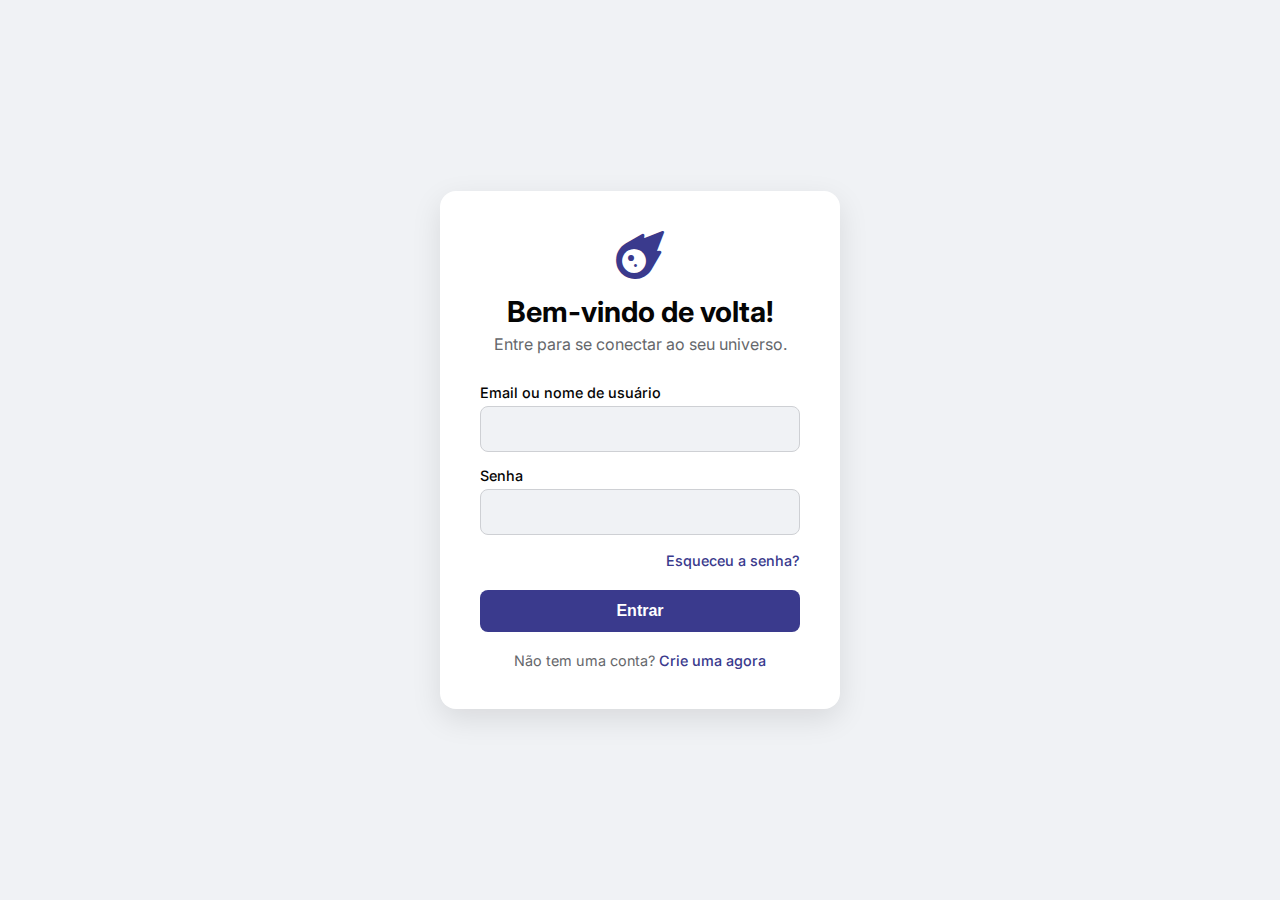
<file: index.html>
<!DOCTYPE html>
<html lang="pt-BR">
<head>
    <meta charset="UTF-8">
    <meta name="viewport" content="width=device-width, initial-scale=1.0">
    <title>Bem-vindo ao Conectare</title>
    <!-- Font Awesome for Icons -->
    <link rel="stylesheet" href="https://cdnjs.cloudflare.com/ajax/libs/font-awesome/6.5.1/css/all.min.css">
    <!-- Google Fonts: Inter -->
    <link rel="preconnect" href="https://fonts.googleapis.com">
    <link rel="preconnect" href="https://fonts.gstatic.com" crossorigin>
    <link href="https://fonts.googleapis.com/css2?family=Inter:wght@300;400;500;600;700;800&display=swap" rel="stylesheet">
    <!-- Main Stylesheet -->
    <link rel="stylesheet" href="css/style.css">
</head>
<body class="light-theme">

    <div class="login-container">
        <div class="login-box">
            <div class="login-header">
                <i class="fa-solid fa-meteor logo-icon"></i>
                <h1>Bem-vindo de volta!</h1>
                <p>Entre para se conectar ao seu universo.</p>
            </div>
            <!-- O formulário agora redireciona para feed.html -->
            <form id="login-form" action="feed.html" method="get">
                <div class="form-group">
                    <label for="email">Email ou nome de usuário</label>
                    <input type="text" id="email" class="form-control" required>
                </div>
                <div class="form-group">
                    <label for="password">Senha</label>
                    <input type="password" id="password" class="form-control" required>
                </div>
                <div class="form-options">
                    <a href="#" class="forgot-password">Esqueceu a senha?</a>
                </div>
                <button type="submit" class="btn-primary btn-login">Entrar</button>
            </form>
            <div class="login-footer">
                <p>Não tem uma conta? <a href="#">Crie uma agora</a></p>
            </div>
        </div>
        <div class="login-art">
            <!-- Arte visual ou animação pode ser adicionada aqui -->
        </div>
    </div>

    <!-- O main.js pode ser usado para futuras validações de login -->
    <script src="js/main.js"></script>
</body>
</html>
</file>
<file: css/style.css>
/* =================================
   CORE & GLOBAL STYLES
==================================== */
:root {
    --font-family: 'Inter', sans-serif;

    /* Light Theme Variables */
    --bg-primary-light: #f0f2f5;
    --bg-secondary-light: #ffffff;
    --text-primary-light: #050505;
    --text-secondary-light: #65676b;
    --border-light: #ced0d4;
    --accent-light: #3a3a8d;
    --accent-hover-light: #5e5ce5;
    --shadow-light: rgba(0, 0, 0, 0.1);
    --btn-secondary-bg-light: #e4e6eb;
    --btn-secondary-text-light: #050505;
    --btn-danger-bg-light: #fbebeb;
    --btn-danger-text-light: #dc2626;

    /* RGB values for transparent backgrounds */
    --accent-light-rgb: 58, 58, 141; /* RGB of #3a3a8d */


    /* Dark Theme Variables */
    --bg-primary-dark: #121212;
    --bg-secondary-dark: #1e1e1e;
    --text-primary-dark: #e4e6eb;
    --text-secondary-dark: #b0b3b8;
    --border-dark: #3a3b3c;
    --accent-dark: #7e7ee3;
    --accent-hover-dark: #9d9dff;
    --shadow-dark: rgba(0, 0, 0, 0.4);
    --btn-secondary-bg-dark: #3a3b3c;
    --btn-secondary-text-dark: #e4e6eb;
    --btn-danger-bg-dark: #451a1a;
    --btn-danger-text-dark: #fca5a5;

    /* RGB values for transparent backgrounds */
    --accent-dark-rgb: 126, 126, 227; /* RGB of #7e7ee3 */
}

* {
    margin: 0;
    padding: 0;
    box-sizing: border-box;
}

body {
    font-family: var(--font-family);
    transition: background-color 0.3s, color 0.3s;
}

body.light-theme {
    background-color: var(--bg-primary-light);
    color: var(--text-primary-light);
}

body.dark-theme {
    background-color: var(--bg-primary-dark);
    color: var(--text-primary-dark);
}

a {
    text-decoration: none;
    color: var(--accent-light);
    font-weight: 500;
}
.dark-theme a {
    color: var(--accent-dark);
}

.btn-primary {
    background-color: var(--accent-light);
    color: white;
    border: none;
    padding: 12px 20px;
    border-radius: 8px;
    font-weight: 600;
    cursor: pointer;
    transition: background-color 0.2s;
    width: 100%;
    font-size: 1rem;
}
.dark-theme .btn-primary {
    background-color: var(--accent-dark);
}
.btn-primary:hover {
     background-color: var(--accent-hover-light);
}
.dark-theme .btn-primary:hover {
     background-color: var(--accent-hover-dark);
}

.btn-secondary {
    background-color: var(--btn-secondary-bg-light);
    color: var(--btn-secondary-text-light);
    border: none;
    padding: 10px 20px;
    border-radius: 8px;
    font-weight: 600;
    cursor: pointer;
    transition: background-color 0.2s;
}
.dark-theme .btn-secondary {
    background-color: var(--btn-secondary-bg-dark);
    color: var(--btn-secondary-text-dark);
}

.btn-danger {
    background-color: var(--btn-danger-bg-light);
    color: var(--btn-danger-text-light);
    border: none;
    padding: 10px 20px;
    border-radius: 8px;
    font-weight: 600;
    cursor: pointer;
    transition: background-color 0.2s, color 0.2s;
    margin-right: auto; /* Pushes it to the left */
}
.dark-theme .btn-danger {
    background-color: var(--btn-danger-bg-dark);
    color: var(--btn-danger-text-dark);
}
.hidden {
    display: none !important;
}

.form-control {
    width: 100%;
    padding: 12px;
    border-radius: 8px;
    border: 1px solid var(--border-light);
    background-color: var(--bg-primary-light);
    color: var(--text-primary-light);
    font-family: var(--font-family);
    font-size: 1rem;
}
.dark-theme .form-control {
    background-color: var(--bg-primary-dark);
    border-color: var(--border-dark);
    color: var(--text-primary-dark);
}

/* =================================
   LOGIN PAGE
==================================== */
.login-container {
    display: flex;
    justify-content: center;
    align-items: center;
    min-height: 100vh;
    padding: 20px;
}
.login-box {
    background-color: var(--bg-secondary-light);
    padding: 40px;
    border-radius: 16px;
    box-shadow: 0 10px 30px var(--shadow-light);
    width: 100%;
    max-width: 400px;
    text-align: center;
}
.dark-theme .login-box {
    background-color: var(--bg-secondary-dark);
    box-shadow: 0 10px 30px var(--shadow-dark);
}
.login-header .logo-icon {
    font-size: 3rem;
    color: var(--accent-light);
    margin-bottom: 15px;
}
.dark-theme .login-header .logo-icon {
    color: var(--accent-dark);
}
.login-header h1 {
    font-size: 1.8rem;
    font-weight: 700;
    margin-bottom: 5px;
}
.login-header p {
    color: var(--text-secondary-light);
    margin-bottom: 30px;
}
.dark-theme .login-header p {
    color: var(--text-secondary-dark);
}
#login-form .form-group {
    margin-bottom: 15px;
    text-align: left;
}
#login-form label {
    display: block;
    font-weight: 500;
    margin-bottom: 5px;
    font-size: 0.9rem;
}
.form-options {
    text-align: right;
    margin-bottom: 20px;
}
.form-options .forgot-password {
    font-size: 0.9rem;
}
.login-footer {
    margin-top: 20px;
    font-size: 0.9rem;
}
.login-footer p {
    color: var(--text-secondary-light);
}
.dark-theme .login-footer p {
    color: var(--text-secondary-dark);
}


/* =================================
   MAIN LAYOUT & WRAPPER
==================================== */
.main-wrapper {
    display: flex;
    min-height: 100vh;
}

/* =================================
   SIDEBAR NAVIGATION
==================================== */
.sidebar {
    width: 80px;
    background-color: var(--bg-secondary-light);
    border-right: 1px solid var(--border-light);
    display: flex;
    flex-direction: column;
    align-items: center;
    padding: 20px 0;
    transition: all 0.3s ease;
    position: fixed;
    height: 100%;
    z-index: 100;
}

.dark-theme .sidebar {
    background-color: var(--bg-secondary-dark);
    border-right-color: var(--border-dark);
}

.sidebar:hover {
    width: 220px;
}

.sidebar .logo {
    font-size: 2rem;
    color: var(--accent-light);
    margin-bottom: 40px;
}

.dark-theme .sidebar .logo {
    color: var(--accent-dark);
}

.sidebar-nav {
    display: flex;
    flex-direction: column;
    gap: 10px;
    width: 100%;
}

.nav-link, .sidebar-footer button {
    display: flex;
    align-items: center;
    padding: 15px 25px;
    color: var(--text-secondary-light);
    transition: all 0.2s ease;
    white-space: nowrap;
    overflow: hidden;
    width: 100%;
    background: none;
    border: none;
    cursor: pointer;
    font-family: var(--font-family);
}

.dark-theme .nav-link, .dark-theme .sidebar-footer button {
    color: var(--text-secondary-dark);
}

.nav-link i, .sidebar-footer button i {
    font-size: 1.4rem;
    min-width: 30px;
    text-align: center;
}

.nav-link .nav-text {
    margin-left: 25px;
    opacity: 0;
    transition: opacity 0.2s ease;
    font-weight: 500;
}

.sidebar:hover .nav-text {
    opacity: 1;
}

.nav-link:hover, .nav-link.active, .sidebar-footer button:hover {
    background-color: var(--bg-primary-light);
    color: var(--accent-hover-light);
    border-radius: 8px;
    margin: 0 10px;
    padding-left: 15px;
    padding-right: 15px;
}

.dark-theme .nav-link:hover, .dark-theme .nav-link.active, .dark-theme .sidebar-footer button:hover {
    background-color: var(--bg-primary-dark);
    color: var(--accent-hover-dark);
}

.sidebar:hover .nav-link, .sidebar:hover .sidebar-footer button {
    padding-left: 20px;
    padding-right: 20px;
}

.sidebar-footer {
    margin-top: auto;
    width: 100%;
}


/* =================================
   MAIN CONTENT AREAS
==================================== */
.content-feed, .content-profile, .content-explore, .content-notifications, .content-communities {
    flex-grow: 1;
    margin-left: 80px;
    padding: 20px 30px;
    max-width: 800px;
    margin-right: auto;
    margin-left: calc(80px + (100% - 80px - 800px) / 2);
    transition: margin-left 0.3s ease;
}

.feed-header {
    margin-bottom: 20px;
}

.feed-header h1 {
    font-size: 2rem;
    font-weight: 800;
}

/* Create Post Box */
.create-post-box {
    background-color: var(--bg-secondary-light);
    border-radius: 12px;
    padding: 20px;
    margin-bottom: 20px;
    box-shadow: 0 2px 4px var(--shadow-light);
    display: grid;
    grid-template-columns: auto 1fr;
    grid-template-rows: auto auto;
    gap: 15px;
    align-items: center;
}

.dark-theme .create-post-box {
    background-color: var(--bg-secondary-dark);
    box-shadow: 0 2px 4px var(--shadow-dark);
}

.user-avatar {
    grid-row: 1 / 2;
}

.user-avatar img {
    width: 40px;
    height: 40px;
    border-radius: 50%;
}

.create-post-box textarea {
    grid-column: 2 / 3;
    grid-row: 1 / 2;
    width: 100%;
    border: none;
    background: transparent;
    resize: none;
    font-family: var(--font-family);
    font-size: 1.1rem;
    color: var(--text-primary-light);
    min-height: 40px;
    padding-top: 10px;
}
.dark-theme .create-post-box textarea {
    color: var(--text-primary-dark);
}

.create-post-box textarea:focus {
    outline: none;
}

.post-actions {
    grid-column: 2 / 3;
    grid-row: 2 / 3;
    display: flex;
    justify-content: flex-end;
    align-items: center;
    gap: 10px;
}

.post-actions .action-btn {
    background: none;
    border: none;
    color: var(--text-secondary-light);
    font-size: 1.2rem;
    cursor: pointer;
    padding: 8px;
    border-radius: 50%;
    transition: background-color 0.2s, color 0.2s;
}
.dark-theme .post-actions .action-btn {
    color: var(--text-secondary-dark);
}

.post-actions .action-btn:hover {
    background-color: var(--bg-primary-light);
}

.dark-theme .post-actions .action-btn:hover {
    background-color: var(--bg-primary-dark);
}

.post-actions #post-text-btn {
    background-color: var(--accent-light);
    color: white;
    font-size: 0.9rem;
    font-weight: 600;
    padding: 10px 20px;
    border-radius: 20px;
    width: auto;
}
.dark-theme .post-actions #post-text-btn {
    background-color: var(--accent-dark);
}
.post-actions #post-text-btn:hover {
    background-color: var(--accent-hover-light);
}
.dark-theme .post-actions #post-text-btn:hover {
    background-color: var(--accent-hover-dark);
}

/* Post Card */
#feed-container {
    display: flex;
    flex-direction: column;
    gap: 20px;
}

.post-card {
    background-color: var(--bg-secondary-light);
    border-radius: 12px;
    padding: 20px;
    box-shadow: 0 2px 4px var(--shadow-light);
}

.dark-theme .post-card {
    background-color: var(--bg-secondary-dark);
    box-shadow: 0 2px 4px var(--shadow-dark);
}

.post-header {
    display: flex;
    align-items: center;
    gap: 10px;
    margin-bottom: 15px;
}

.post-avatar {
    width: 40px;
    height: 40px;
    border-radius: 50%;
}

.post-user-info {
    display: flex;
    flex-direction: column;
}

.post-username {
    font-weight: 600;
}

.post-timestamp {
    font-size: 0.85rem;
    color: var(--text-secondary-light);
}
.dark-theme .post-timestamp {
    color: var(--text-secondary-dark);
}

.post-content p {
    line-height: 1.5;
    margin-bottom: 15px;
}

.post-media {
    width: 100%;
    border-radius: 10px;
    margin-top: 10px;
}

.post-footer {
    display: flex;
    gap: 20px;
    padding-top: 15px;
    border-top: 1px solid var(--border-light);
    margin-top: 15px;
}
.dark-theme .post-footer {
    border-top-color: var(--border-dark);
}

.footer-action {
    background: none;
    border: none;
    color: var(--text-secondary-light);
    font-size: 1rem;
    cursor: pointer;
    display: flex;
    align-items: center;
    gap: 8px;
    font-weight: 500;
    transition: color 0.2s;
}
.dark-theme .footer-action {
    color: var(--text-secondary-dark);
}

.footer-action:hover, .footer-action.liked {
    color: var(--accent-hover-light);
}
.dark-theme .footer-action:hover, .dark-action .footer-action.liked {
    color: var(--accent-hover-dark);
}

.like-btn.liked i {
    font-weight: 900; /* Makes it solid */
    color: #e0245e;
    transform: scale(1.2);
}


/* =================================
   EXPLORE PAGE
==================================== */
.explore-header {
    margin-bottom: 20px;
}
.search-bar {
    position: relative;
}
.search-bar i {
    position: absolute;
    top: 50%;
    left: 15px;
    transform: translateY(-50%);
    color: var(--text-secondary-light);
}
.dark-theme .search-bar i {
    color: var(--text-secondary-dark);
}
.search-bar input {
    width: 100%;
    padding: 12px 15px 12px 45px;
    border-radius: 25px;
    border: 1px solid var(--border-light);
    background-color: var(--bg-secondary-light);
    font-size: 1rem;
}
.dark-theme .search-bar input {
    background-color: var(--bg-secondary-dark);
    border-color: var(--border-dark);
    color: var(--text-primary-dark);
}

.explore-grid {
    display: grid;
    grid-gap: 10px;
    grid-template-columns: repeat(auto-fill, minmax(250px, 1fr));
    grid-auto-rows: 250px;
}
.grid-item {
    border-radius: 12px;
    overflow: hidden;
}
.grid-item.wide { grid-column: span 2; }
.grid-item.tall { grid-row: span 2; }
.grid-item img {
    width: 100%;
    height: 100%;
    object-fit: cover;
    transition: transform 0.3s ease;
}
.grid-item:hover img {
    transform: scale(1.05);
}

/* =================================
   NOTIFICATIONS PAGE
==================================== */
.notifications-header {
    display: flex;
    justify-content: space-between;
    align-items: center;
    margin-bottom: 20px;
}
.notifications-header h1 { font-weight: 800; }
.btn-clear-all { width: auto; }

/* NOVO: Estilos para as abas de notificação */
.notifications-tabs-nav {
    display: flex;
    border-bottom: 1px solid var(--border-light);
    margin-bottom: 20px;
    overflow-x: auto; /* Permite rolagem horizontal em telas pequenas */
    -webkit-overflow-scrolling: touch; /* Rolagem suave em iOS */
}
.dark-theme .notifications-tabs-nav {
    border-bottom-color: var(--border-dark);
}

.notifications-tab-link {
    padding: 15px 20px;
    cursor: pointer;
    background: none;
    border: none;
    color: var(--text-secondary-light);
    font-weight: 600;
    font-size: 1rem;
    position: relative;
    flex-shrink: 0; /* Impede que as abas encolham */
    transition: color 0.2s;
}
.dark-theme .notifications-tab-link {
    color: var(--text-secondary-dark);
}
.notifications-tab-link:hover {
    color: var(--accent-hover-light);
}
.dark-theme .notifications-tab-link:hover {
    color: var(--accent-hover-dark);
}
.notifications-tab-link.active {
    color: var(--accent-light);
}
.dark-theme .notifications-tab-link.active {
    color: var(--accent-dark);
}
.notifications-tab-link.active::after {
    content: '';
    position: absolute;
    bottom: -1px;
    left: 0;
    width: 100%;
    height: 3px;
    background-color: var(--accent-light);
    border-radius: 3px 3px 0 0;
}
.dark-theme .notifications-tab-link.active::after {
     background-color: var(--accent-dark);
}

.notification-list {
    display: flex;
    flex-direction: column;
    gap: 10px;
}
.notification-item {
    display: flex;
    align-items: center;
    gap: 15px;
    padding: 15px;
    background-color: var(--bg-secondary-light);
    border-radius: 12px;
    transition: opacity 0.4s ease-out, transform 0.4s ease-out; /* Adicionado para animação de descarte */
    position: relative; /* Necessário para transform */
}
.dark-theme .notification-item {
    background-color: var(--bg-secondary-dark);
}
/* Nova classe para animação de descarte */
.notification-item.dismissing {
    opacity: 0;
    transform: translateX(100%); /* Desliza para fora à direita */
}

/* NOVO: Estilos para o ícone de notificação */
.notification-item .notification-icon-wrapper {
    width: 40px;
    height: 40px;
    border-radius: 50%;
    display: flex;
    justify-content: center;
    align-items: center;
    background-color: var(--bg-primary-light); /* Fundo para o ícone */
    flex-shrink: 0;
}
.dark-theme .notification-item .notification-icon-wrapper {
    background-color: var(--bg-primary-dark);
}

/* Cores dos ícones baseadas no tipo de notificação */
.notification-icon {
    font-size: 1.2rem;
    width: 30px;
    text-align: center;
}
.notification-icon.like { color: #e0245e; } /* Vermelho */
.notification-icon.follow { color: #1d9bf0; } /* Azul Twitter */
.notification-icon.comment { color: #00ba7c; } /* Verde */
.notification-icon.suggestion { color: #bd6ee2; } /* Roxo claro */
.notification-icon.community { color: #f59e0b; } /* Laranja */
.notification-icon.mention { color: #8b5cf6; } /* Roxo */
.notification-icon.event { color: #10b981; } /* Verde Esmeralda */
.notification-icon.system { color: #65676b; } /* Cinza */


.notification-content {
    display: flex;
    align-items: center;
    gap: 10px;
    flex-grow: 1;
}
.notification-avatar {
    width: 40px;
    height: 40px;
    border-radius: 50%;
}
.notification-post-thumb {
    width: 50px;
    height: 50px;
    border-radius: 8px;
    object-fit: cover;
    margin-left: auto;
    flex-shrink: 0; /* Prevents shrinking */
}
.notification-item .action-button { /* General style for action buttons within notification items */
    width: auto;
    padding: 8px 15px;
    font-size: 0.85rem;
    flex-shrink: 0; /* Prevents shrinking */
    margin-left: 10px; /* Space from thumbnail or text */
}

/* Estilo para o novo badge "Novo" */
.new-notification-badge {
    background-color: var(--accent-light);
    color: white;
    padding: 2px 8px;
    border-radius: 12px;
    font-size: 0.7rem;
    font-weight: 600;
    margin-left: 10px;
    flex-shrink: 0;
}
.dark-theme .new-notification-badge {
    background-color: var(--accent-dark);
}

/* NOVO: Estilos para o fundo de notificações não lidas */
.notification-item.new {
    background-color: rgba(var(--accent-light-rgb), 0.1); /* Fundo sutil para novas */
    border-left: 4px solid var(--accent-light);
}
.dark-theme .notification-item.new {
    background-color: rgba(var(--accent-dark-rgb), 0.1);
    border-left-color: var(--accent-dark);
}

/* Animação de entrada para novas notificações */
.notification-item.animate-in {
    opacity: 0;
    transform: translateY(20px);
    animation: fadeInSlideUp 0.5s ease-out forwards;
}

@keyframes fadeInSlideUp {
    from {
        opacity: 0;
        transform: translateY(20px);
    }
    to {
        opacity: 1;
        transform: translateY(0);
    }
}

/* Estilos para o botão de descartar */
.dismiss-notification-btn {
    background: none;
    border: none;
    color: var(--text-secondary-light);
    font-size: 1.1rem;
    cursor: pointer;
    margin-left: 10px;
    transition: color 0.2s;
    flex-shrink: 0;
}
.dark-theme .dismiss-notification-btn {
    color: var(--text-secondary-dark);
}
.dismiss-notification-btn:hover {
    color: #e0245e; /* Vermelho para indicar ação de remover */
}


/* =================================
   COMMUNITIES PAGE
==================================== */
.communities-header {
    display: flex;
    justify-content: space-between;
    align-items: center;
    margin-bottom: 30px;
}
.communities-header h1 { font-weight: 800; }
.communities-header .btn-primary { width: auto; }

.community-section {
    margin-bottom: 30px;
}
.community-grid {
    display: grid;
    grid-template-columns: repeat(auto-fill, minmax(250px, 1fr));
    gap: 20px;
}
.community-card {
    background-color: var(--bg-secondary-light);
    border-radius: 12px;
    overflow: hidden;
    box-shadow: 0 4px 10px var(--shadow-light);
    transition: transform 0.2s ease;
}
.dark-theme .community-card {
    background-color: var(--bg-secondary-dark);
    box-shadow: 0 4px 10px var(--shadow-dark);
}
.community-card:hover {
    transform: translateY(-5px);
}
.card-banner {
    height: 100px;
    background-size: cover;
    background-position: center;
}
.card-info {
    padding: 15px;
    text-align: center;
    position: relative;
    padding-top: 40px;
}
.card-avatar {
    width: 60px;
    height: 60px;
    border-radius: 50%;
    border: 3px solid var(--bg-secondary-light);
    position: absolute;
    top: -30px;
    left: 50%;
    transform: translateX(-50%);
}
.dark-theme .card-avatar {
    border-color: var(--bg-secondary-dark);
}
.card-info h3 {
    font-weight: 700;
    margin-bottom: 5px;
}
.card-info p {
    color: var(--text-secondary-light);
    font-size: 0.9rem;
    margin-bottom: 15px;
}
.dark-theme .card-info p {
    color: var(--text-secondary-dark);
}
.card-info .btn-primary, .card-info .btn-secondary {
    width: 100%;
}
.btn-secondary.joined {
    background-color: var(--accent-light);
    color: white;
    opacity: 0.7;
}
.dark-theme .btn-secondary.joined {
    background-color: var(--accent-dark);
}

/* =================================
   TABS (SHARED)
==================================== */
/* Removido o .tabs-nav e .tab-link daqui para evitar conflito com .notifications-tabs-nav */
.tab-pane {
    display: none;
}
.tab-pane.active {
    display: block;
}
.empty-tab-message {
    text-align: center;
    padding: 40px;
    color: var(--text-secondary-light);
}
.dark-theme .empty-tab-message {
    color: var(--text-secondary-dark);
}

/* =================================
   PROFILE PAGE
==================================== */
.profile-header {
    position: relative;
    margin-bottom: 80px; /* Space for profile picture */
}

.profile-banner {
    width: 100%;
    height: 250px;
    background-color: var(--bg-secondary-light);
    border-radius: 12px;
    overflow: hidden;
    position: relative;
}
.dark-theme .profile-banner {
    background-color: var(--bg-secondary-dark);
}
.profile-banner img {
    width: 100%;
    height: 100%;
    object-fit: cover;
}
.edit-banner-btn {
    position: absolute;
    bottom: 15px;
    right: 15px;
    background-color: rgba(0,0,0,0.6);
    color: white;
    border: none;
    padding: 8px 12px;
    border-radius: 8px;
    font-size: 0.9rem;
    font-weight: 500;
    cursor: pointer;
    opacity: 0;
    transition: opacity 0.3s;
}
.profile-banner:hover .edit-banner-btn {
    opacity: 1;
}

.profile-picture-container {
    position: absolute;
    bottom: -60px;
    left: 40px;
    width: 150px;
    height: 150px;
    border-radius: 50%;
    border: 5px solid var(--bg-primary-light);
    background-color: var(--bg-primary-light);
    overflow: hidden;
}
.dark-theme .profile-picture-container {
     border-color: var(--bg-primary-dark);
     background-color: var(--bg-primary-dark);
}
.profile-picture-container img {
    width: 100%;
    height: 100%;
    object-fit: cover;
}
.edit-pic-btn {
    position: absolute;
    bottom: 5px;
    right: 5px;
    width: 35px;
    height: 35px;
    border-radius: 50%;
    border: none;
    background-color: rgba(0,0,0,0.6);
    color: white;
    cursor: pointer;
    display: flex;
    justify-content: center;
    align-items: center;
    font-size: 1rem;
    opacity: 0;
    transition: opacity 0.2s;
}
.profile-picture-container:hover .edit-pic-btn {
    opacity: 1;
}

.profile-actions {
    position: absolute;
    top: 20px;
    right: 20px;
    display: flex;
    gap: 10px;
}

.profile-actions .btn-primary {
    width: auto;
}

.profile-info {
    padding: 0 20px;
    margin-bottom: 30px;
}

.profile-info h1 {
    font-size: 1.8rem;
    font-weight: 800;
    margin-bottom: 5px;
}
.profile-info p {
    color: var(--text-secondary-light);
    line-height: 1.6;
    margin-bottom: 15px;
    max-width: 60ch;
}
.dark-theme .profile-info p {
    color: var(--text-secondary-dark);
}

.profile-meta {
    display: flex;
    flex-wrap: wrap;
    gap: 20px;
    color: var(--text-secondary-light);
    margin-bottom: 20px;
}
.dark-theme .profile-meta {
    color: var(--text-secondary-dark);
}
.profile-meta a {
    color: var(--accent-light);
    text-decoration: none;
}
.dark-theme .profile-meta a {
    color: var(--accent-dark);
}
.profile-meta a:hover {
    text-decoration: underline;
}

.profile-stats {
    display: flex;
    flex-wrap: wrap;
    gap: 30px;
}
.profile-stats div strong {
    font-weight: 600;
}

/* Highlights Section */
.highlights-section {
    margin-bottom: 30px;
    padding: 0 20px;
}
.section-title {
    font-size: 1.2rem;
    font-weight: 700;
    margin-bottom: 15px;
}
.highlights-container {
    display: flex;
    gap: 20px;
    align-items: center;
    overflow-x: auto;
    padding-bottom: 10px; /* For scrollbar */
}
.highlight-item, .add-highlight-btn {
    display: flex;
    flex-direction: column;
    align-items: center;
    gap: 8px;
    flex-shrink: 0;
    cursor: pointer;
}
.highlight-item img, .add-highlight-btn {
    width: 72px;
    height: 72px;
    border-radius: 50%;
    object-fit: cover;
    border: 2px solid var(--border-light);
    padding: 2px;
}
.dark-theme .highlight-item img {
    border-color: var(--border-dark);
}
.highlight-item span {
    font-size: 0.8rem;
    font-weight: 500;
}
.add-highlight-btn {
    background-color: var(--bg-primary-light);
    border: 2px dashed var(--border-light);
    color: var(--text-secondary-light);
    font-size: 1.5rem;
    justify-content: center;
}
.dark-theme .add-highlight-btn {
    background-color: var(--bg-secondary-dark);
    border-color: var(--border-dark);
    color: var(--text-secondary-dark);
}
.add-highlight-btn span {
    font-size: 0.8rem;
    font-weight: 500;
    margin-top: -5px;
}


.post-grid {
    display: grid;
    grid-template-columns: repeat(auto-fill, minmax(220px, 1fr));
    gap: 10px;
}
.post-grid img {
    width: 100%;
    height: 220px;
    object-fit: cover;
    border-radius: 8px;
    cursor: pointer;
    transition: transform 0.2s, box-shadow 0.2s;
}
.post-grid img:hover {
    transform: scale(1.03);
    box-shadow: 0 4px 15px var(--shadow-dark);
}

/* =================================
   MODALS (SETTINGS & EDIT PROFILE)
==================================== */
.modal-overlay {
    position: fixed;
    top: 0;
    left: 0;
    width: 100%;
    height: 100%;
    background-color: rgba(0,0,0,0.6);
    display: flex;
    justify-content: center;
    align-items: center;
    z-index: 1100;
    opacity: 0;
    visibility: hidden;
    transition: opacity 0.3s, visibility 0.3s;
}
.modal-overlay:not(.hidden) {
    opacity: 1;
    visibility: visible;
}

.modal-content {
    background: var(--bg-secondary-light);
    padding: 30px;
    border-radius: 12px;
    width: 90%;
    max-width: 500px;
    position: relative;
    transform: scale(0.95);
    transition: transform 0.3s;
}
.modal-overlay:not(.hidden) .modal-content {
    transform: scale(1);
}
.dark-theme .modal-content {
    background: var(--bg-secondary-dark);
}

.close-modal-btn {
    position: absolute;
    top: 10px;
    right: 15px;
    background: none;
    border: none;
    font-size: 2rem;
    color: var(--text-secondary-light);
    cursor: pointer;
    line-height: 1;
}
.dark-theme .close-modal-btn {
    color: var(--text-secondary-dark);
}

.modal-content h2 {
    margin-bottom: 20px;
    font-weight: 700;
}

/* Settings Menu */
.settings-menu {
    list-style: none;
}
.settings-menu li {
    padding: 15px 0;
    border-bottom: 1px solid var(--border-light);
}
.dark-theme .settings-menu li {
    border-bottom-color: var(--border-dark);
}
.settings-menu li:last-child {
    border-bottom: none;
}
.settings-menu a, .setting-item {
    display: flex;
    align-items: center;
    justify-content: space-between;
    width: 100%;
    font-size: 1rem;
    font-weight: 500;
}
.settings-menu a i, .setting-item i {
    margin-right: 15px;
    color: var(--text-secondary-light);
}
.dark-theme .settings-menu a i, .dark-theme .setting-item i {
    color: var(--text-secondary-dark);
}
.settings-menu a:hover {
    color: var(--accent-light);
}
.dark-theme .settings-menu a:hover {
    color: var(--accent-dark);
}

.theme-switcher {
    display: flex;
    border: 1px solid var(--border-light);
    border-radius: 8px;
    overflow: hidden;
}
.dark-theme .theme-switcher {
    border-color: var(--border-dark);
}
.theme-switcher button {
    background: none;
    border: none;
    padding: 8px 12px;
    cursor: pointer;
    color: var(--text-secondary-light);
    font-weight: 500;
    display: flex;
    align-items: center;
    gap: 5px;
}
.dark-theme .theme-switcher button {
    color: var(--text-secondary-dark);
}
.theme-switcher button.active {
    background-color: var(--accent-light);
    color: white;
}
.dark-theme .theme-switcher button.active {
    background-color: var(--accent-dark);
}

/* Edit Profile & Highlight Form */
#edit-profile-form .form-group, #highlight-form .form-group {
    margin-bottom: 20px;
}
#edit-profile-form label, #highlight-form label {
    display: block;
    font-weight: 500;
    margin-bottom: 8px;
    font-size: 0.9rem;
}
#edit-profile-form .form-control, #highlight-form .form-control {
    width: 100%;
    padding: 12px;
    border-radius: 8px;
    border: 1px solid var(--border-light);
    background-color: var(--bg-primary-light);
    color: var(--text-primary-light);
    font-family: var(--font-family);
    font-size: 1rem;
}
.dark-theme #edit-profile-form .form-control, .dark-theme #highlight-form .form-control {
    background-color: var(--bg-primary-dark);
    border-color: var(--border-dark);
    color: var(--text-primary-dark);
}
#edit-profile-form .form-actions, #highlight-form .form-actions {
    display: flex;
    justify-content: flex-end;
    gap: 10px;
    margin-top: 25px;
}

/* Highlight Modal Specifics */
.highlight-image-editor {
    display: flex;
    justify-content: center;
    align-items: center;
}
.highlight-image-preview {
    position: relative;
    width: 100px;
    height: 100px;
}
#highlight-image-preview-img {
    width: 100%;
    height: 100%;
    border-radius: 50%;
    object-fit: cover;
    border: 3px solid var(--border-light);
}
.dark-theme #highlight-image-preview-img {
    border-color: var(--border-dark);
}
.change-highlight-photo-btn {
    position: absolute;
    bottom: 0;
    right: 0;
    width: 32px;
    height: 32px;
    border-radius: 50%;
    border: none;
    background-color: var(--accent-light);
    color: white;
    cursor: pointer;
    display: flex;
    justify-content: center;
    align-items: center;
    font-size: 0.9rem;
    transition: background-color 0.2s;
}
.dark-theme .change-highlight-photo-btn {
    background-color: var(--accent-dark);
}
.change-highlight-photo-btn:hover {
    background-color: var(--accent-hover-light);
}
.dark-theme .change-highlight-photo-btn:hover {
    background-color: var(--accent-hover-dark);
}


/* =================================
   FLOATING MUSIC PLAYER
==================================== */
#music-player-container {
    position: fixed;
    bottom: 20px;
    right: 20px;
    z-index: 1000;
    transition: all 0.4s ease-in-out;
}

#music-player-container.anchored-left {
    bottom: 0;
    left: 80px; /* Sidebar width */
    right: auto;
    width: 350px;
    border-top-right-radius: 12px;
}

#music-player-container.anchored-right {
    bottom: 0;
    right: 0;
    left: auto;
    width: 350px;
    border-top-left-radius: 12px;
}

#toggle-player-btn {
    width: 60px;
    height: 60px;
    border-radius: 50%;
    border: none;
    background-color: var(--accent-light);
    color: white;
    font-size: 1.5rem;
    cursor: pointer;
    box-shadow: 0 4px 12px var(--shadow-dark);
    display: flex;
    justify-content: center;
    align-items: center;
    transition: all 0.3s;
}
.dark-theme #toggle-player-btn {
    background-color: var(--accent-dark);
}
#toggle-player-btn:hover {
    transform: scale(1.1);
    background-color: var(--accent-hover-light);
}
.dark-theme #toggle-player-btn:hover {
    background-color: var(--accent-hover-dark);
}

#music-player {
    width: 350px;
    background-color: var(--bg-secondary-light);
    border-radius: 12px;
    box-shadow: 0 5px 20px var(--shadow-dark);
    padding: 20px;
    display: flex;
    flex-direction: column;
    gap: 15px;
    transform-origin: bottom right;
    transition: transform 0.3s ease, opacity 0.3s ease;
}
.dark-theme #music-player {
    background-color: var(--bg-secondary-dark);
}
#music-player.hidden {
    transform: scale(0);
    opacity: 0;
    display: none;
}

.player-header {
    display: flex;
    justify-content: space-between;
    align-items: center;
    font-weight: 600;
}

.player-controls-position button {
    background: none;
    border: none;
    color: var(--text-secondary-light);
    cursor: pointer;
    padding: 5px;
}
.dark-theme .player-controls-position button {
    color: var(--text-secondary-dark);
}
.player-controls-position button.active {
    color: var(--accent-light);
}
.dark-theme .player-controls-position button.active {
    color: var(--accent-dark);
}

.track-info {
    display: flex;
    align-items: center;
    gap: 15px;
}
#track-artwork {
    width: 60px;
    height: 60px;
    border-radius: 8px;
}
#track-title {
    font-size: 1rem;
    font-weight: 600;
}
#track-artist {
    font-size: 0.85rem;
    color: var(--text-secondary-light);
}
.dark-theme #track-artist {
    color: var(--text-secondary-dark);
}

.player-controls {
    display: flex;
    justify-content: center;
    align-items: center;
    gap: 20px;
}
.player-controls button {
    background: none;
    border: none;
    color: var(--text-primary-light);
    font-size: 1.2rem;
    cursor: pointer;
}
.dark-theme .player-controls button {
    color: var(--text-primary-dark);
}
.player-controls #play-pause-btn {
    font-size: 2rem;
    color: var(--accent-light);
}
.dark-theme .player-controls #play-pause-btn {
    color: var(--accent-dark);
}

.volume-control {
    display: flex;
    align-items: center;
    gap: 10px;
}
.volume-control input[type="range"] {
    -webkit-appearance: none;
    appearance: none;
    width: 100%;
    height: 5px;
    background: var(--border-light);
    border-radius: 5px;
    outline: none;
}
.dark-theme .volume-control input[type="range"] {
    background: var(--border-dark);
}
.volume-control input[type="range"]::-webkit-slider-thumb {
    -webkit-appearance: none;
    appearance: none;
    width: 15px;
    height: 15px;
    background: var(--accent-light);
    cursor: pointer;
    border-radius: 50%;
}
.dark-theme .volume-control input[type="range"]::-webkit-slider-thumb {
     background: var(--accent-dark);
}

/* =================================
   MAIN LAYOUT & WRAPPER
==================================== */
.main-wrapper {
    display: flex;
    min-height: 100vh;
    overflow: hidden;
}

/* =================================
   SIDEBAR NAVIGATION
==================================== */
.sidebar {
    width: 80px;
    background-color: var(--bg-secondary-light);
    border-right: 1px solid var(--border-light);
    display: flex;
    flex-direction: column;
    align-items: center;
    padding: 20px 0;
    transition: all 0.3s ease;
    position: fixed;
    height: 100%;
    z-index: 100;
}

.dark-theme .sidebar {
    background-color: var(--bg-secondary-dark);
    border-right-color: var(--border-dark);
}

.sidebar:hover {
    width: 220px;
}

.sidebar .logo {
    font-size: 2rem;
    color: var(--accent-light);
    margin-bottom: 40px;
}

.dark-theme .sidebar .logo {
    color: var(--accent-dark);
}

.sidebar-nav {
    display: flex;
    flex-direction: column;
    gap: 10px;
    width: 100%;
}

.nav-link, .sidebar-footer button {
    display: flex;
    align-items: center;
    padding: 15px 25px;
    color: var(--text-secondary-light);
    transition: all 0.2s ease;
    white-space: nowrap;
    overflow: hidden;
    width: 100%;
    background: none;
    border: none;
    cursor: pointer;
    font-family: var(--font-family);
}

.dark-theme .nav-link, .dark-theme .sidebar-footer button {
    color: var(--text-secondary-dark);
}

.nav-link i, .sidebar-footer button i {
    font-size: 1.4rem;
    min-width: 30px;
    text-align: center;
}

.nav-link .nav-text {
    margin-left: 25px;
    opacity: 0;
    transition: opacity 0.2s ease;
    font-weight: 500;
}

.sidebar:hover .nav-text {
    opacity: 1;
}

.nav-link:hover, .nav-link.active, .sidebar-footer button:hover {
    background-color: var(--bg-primary-light);
    color: var(--accent-hover-light);
    border-radius: 8px;
    margin: 0 10px;
    padding-left: 15px;
    padding-right: 15px;
}

.dark-theme .nav-link:hover, .dark-theme .nav-link.active, .dark-theme .sidebar-footer button:hover {
    background-color: var(--bg-primary-dark);
    color: var(--accent-hover-dark);
}

.sidebar:hover .nav-link, .sidebar:hover .sidebar-footer button {
    padding-left: 20px;
    padding-right: 20px;
}

.sidebar-footer {
    margin-top: auto;
    width: 100%;
}


/* =================================
   MAIN CONTENT AREAS
==================================== */
.content-feed, .content-profile, .content-explore, .content-notifications, .content-communities {
    flex-grow: 1;
    margin-left: 80px;
    padding: 20px 30px;
    max-width: 800px;
    margin-right: auto;
    margin-left: calc(80px + (100% - 80px - 800px) / 2);
    transition: margin-left 0.3s ease;
}
.content-chat {
    flex-grow: 1;
    margin-left: 80px;
    display: flex;
    height: 100vh;
}


/* =================================
   CHAT PAGE
==================================== */
.chat-sidebar {
    width: 350px;
    flex-shrink: 0;
    background-color: var(--bg-secondary-light);
    border-right: 1px solid var(--border-light);
    display: flex;
    flex-direction: column;
}
.dark-theme .chat-sidebar {
    background-color: var(--bg-secondary-dark);
    border-right-color: var(--border-dark);
}
.chat-sidebar-header {
    padding: 20px;
    display: flex;
    justify-content: space-between;
    align-items: center;
    border-bottom: 1px solid var(--border-light);
}
.dark-theme .chat-sidebar-header {
    border-bottom-color: var(--border-dark);
}
.chat-sidebar-header h2 { font-weight: 800; }
.chat-sidebar-header button {
    background: none;
    border: none;
    font-size: 1.2rem;
    color: var(--text-secondary-light);
    cursor: pointer;
}
.chat-sidebar .search-bar {
    padding: 15px;
}
.chat-sidebar .search-bar input {
    border-radius: 8px;
}

.conversation-list {
    overflow-y: auto;
    flex-grow: 1;
}
.conversation-item {
    display: flex;
    gap: 15px;
    padding: 15px 20px;
    cursor: pointer;
    border-bottom: 1px solid var(--border-light);
}
.dark-theme .conversation-item {
    border-bottom-color: var(--border-dark);
}
.conversation-item:hover {
    background-color: var(--bg-primary-light);
}
.dark-theme .conversation-item:hover {
    background-color: var(--bg-primary-dark);
}
.conversation-item.active {
    background-color: var(--accent-light);
    color: white;
}
.dark-theme .conversation-item.active {
    background-color: var(--accent-dark);
}
.conversation-item.active .conversation-timestamp, .conversation-item.active .conversation-message p {
    color: rgba(255,255,255,0.8);
}
.conversation-avatar {
    width: 50px;
    height: 50px;
    border-radius: 50%;
}
.conversation-details {
    flex-grow: 1;
    overflow: hidden;
}
.conversation-header {
    display: flex;
    justify-content: space-between;
    margin-bottom: 4px;
}
.conversation-name {
    font-weight: 600;
}
.conversation-timestamp {
    font-size: 0.8rem;
    color: var(--text-secondary-light);
}
.conversation-message {
    display: flex;
    justify-content: space-between;
}
.conversation-message p {
    font-size: 0.9rem;
    color: var(--text-secondary-light);
    white-space: nowrap;
    overflow: hidden;
    text-overflow: ellipsis;
}
.unread-count {
    background-color: var(--accent-hover-light);
    color: white;
    font-size: 0.75rem;
    font-weight: 600;
    padding: 2px 6px;
    border-radius: 10px;
}
.conversation-item.active .unread-count {
    background-color: white;
    color: var(--accent-light);
}


.chat-window {
    flex-grow: 1;
    display: flex;
    flex-direction: column;
}
.chat-window-header {
    display: flex;
    justify-content: space-between;
    align-items: center;
    padding: 15px 20px;
    background-color: var(--bg-secondary-light);
    border-bottom: 1px solid var(--border-light);
}
.dark-theme .chat-window-header {
    background-color: var(--bg-secondary-dark);
    border-bottom-color: var(--border-dark);
}
.chat-window-header .user-info {
    display: flex;
    align-items: center;
    gap: 15px;
}
.chat-window-header .user-info img {
    width: 40px;
    height: 40px;
    border-radius: 50%;
}
.user-details span {
    font-size: 0.85rem;
    color: var(--text-secondary-light);
}
.dark-theme .user-details span {
    color: var(--text-secondary-dark);
}
.chat-actions {
    display: flex;
    gap: 15px;
}
.chat-actions button {
    background: none;
    border: none;
    font-size: 1.2rem;
    color: var(--text-secondary-light);
    cursor: pointer;
}

.message-area {
    flex-grow: 1;
    padding: 20px;
    overflow-y: auto;
    display: flex;
    flex-direction: column;
    gap: 15px;
}
.message {
    max-width: 70%;
    padding: 10px 15px;
    border-radius: 18px;
    line-height: 1.5;
}
.message .timestamp {
    display: block;
    font-size: 0.75rem;
    text-align: right;
    margin-top: 5px;
    opacity: 0.7;
}
.message.sent {
    background-color: var(--accent-light);
    color: white;
    border-bottom-right-radius: 4px;
    align-self: flex-end;
}
.message.received {
    background-color: var(--bg-secondary-light);
    border: 1px solid var(--border-light);
    border-bottom-left-radius: 4px;
    align-self: flex-start;
}
.dark-theme .message.received {
    background-color: var(--bg-secondary-dark);
    border-color: var(--border-dark);
}

.chat-input-area {
    display: flex;
    gap: 10px;
    padding: 15px 20px;
    background-color: var(--bg-secondary-light);
    border-top: 1px solid var(--border-light);
}
.dark-theme .chat-input-area {
    background-color: var(--bg-secondary-dark);
    border-top-color: var(--border-dark);
}
.chat-input-area input {
    flex-grow: 1;
    border-radius: 20px;
    border: 1px solid var(--border-light);
    padding: 10px 15px;
    font-size: 1rem;
    background-color: var(--bg-primary-light);
}
.dark-theme .chat-input-area input {
    background-color: var(--bg-primary-dark);
    border-color: var(--border-dark);
    color: var(--text-primary-dark);
}
.chat-input-area button {
    background: none;
    border: none;
    font-size: 1.3rem;
    color: var(--text-secondary-light);
    cursor: pointer;
}
.chat-input-area .btn-send {
    color: var(--accent-light);
}
.dark-theme .chat-input-area .btn-send {
    color: var(--accent-dark);
}

/* =================================
   TYPING INDICATOR
==================================== */
.typing-indicator {
    display: flex;
    align-items: center;
    gap: 10px;
    padding: 10px 20px;
    background-color: var(--bg-secondary-light);
    border-top: 1px solid var(--border-light);
    color: var(--text-secondary-light);
    font-size: 0.9rem;
    align-self: flex-start; /* Alinha à esquerda como uma mensagem recebida */
    border-bottom-left-radius: 4px;
    max-width: 70%;
    margin-left: 20px; /* Alinha com as mensagens recebidas */
    margin-bottom: 10px;
}
.dark-theme .typing-indicator {
    background-color: var(--bg-secondary-dark);
    border-top-color: var(--border-dark);
    color: var(--text-secondary-dark);
}

.typing-indicator .typing-avatar {
    width: 30px;
    height: 30px;
    border-radius: 50%;
    object-fit: cover;
}

.typing-dots span {
    animation: blink 1.4s infinite linear;
}

.typing-dots span:nth-child(2) {
    animation-delay: 0.2s;
}

.typing-dots span:nth-child(3) {
    animation-delay: 0.4s;
}

@keyframes blink {
    0%, 75%, 100% {
        opacity: 0;
    }
    25% {
        opacity: 1;
    }
}


/* =================================
   MAIN LAYOUT & WRAPPER
==================================== */
.main-wrapper {
    display: flex;
    min-height: 100vh;
    overflow: hidden;
}

/* =================================
   SIDEBAR NAVIGATION
==================================== */
.sidebar {
    width: 80px;
    background-color: var(--bg-secondary-light);
    border-right: 1px solid var(--border-light);
    display: flex;
    flex-direction: column;
    align-items: center;
    padding: 20px 0;
    transition: all 0.3s ease;
    position: fixed;
    height: 100%;
    z-index: 100;
}

.dark-theme .sidebar {
    background-color: var(--bg-secondary-dark);
    border-right-color: var(--border-dark);
}

.sidebar:hover {
    width: 220px;
}

.sidebar .logo {
    font-size: 2rem;
    color: var(--accent-light);
    margin-bottom: 40px;
}

.dark-theme .sidebar .logo {
    color: var(--accent-dark);
}

.sidebar-nav {
    display: flex;
    flex-direction: column;
    gap: 10px;
    width: 100%;
}

.nav-link, .sidebar-footer button {
    display: flex;
    align-items: center;
    padding: 15px 25px;
    color: var(--text-secondary-light);
    transition: all 0.2s ease;
    white-space: nowrap;
    overflow: hidden;
    width: 100%;
    background: none;
    border: none;
    cursor: pointer;
    font-family: var(--font-family);
}

.dark-theme .nav-link, .dark-theme .sidebar-footer button {
    color: var(--text-secondary-dark);
}

.nav-link i, .sidebar-footer button i {
    font-size: 1.4rem;
    min-width: 30px;
    text-align: center;
}

.nav-link .nav-text {
    margin-left: 25px;
    opacity: 0;
    transition: opacity 0.2s ease;
    font-weight: 500;
}

.sidebar:hover .nav-text {
    opacity: 1;
}

.nav-link:hover, .nav-link.active, .sidebar-footer button:hover {
    background-color: var(--bg-primary-light);
    color: var(--accent-hover-light);
    border-radius: 8px;
    margin: 0 10px;
    padding-left: 15px;
    padding-right: 15px;
}

.dark-theme .nav-link:hover, .dark-theme .nav-link.active, .dark-theme .sidebar-footer button:hover {
    background-color: var(--bg-primary-dark);
    color: var(--accent-hover-dark);
}

.sidebar:hover .nav-link, .sidebar:hover .sidebar-footer button {
    padding-left: 20px;
    padding-right: 20px;
}

.sidebar-footer {
    margin-top: auto;
    width: 100%;
}


/* =================================
   MAIN CONTENT AREAS
==================================== */
.content-feed, .content-profile, .content-explore, .content-notifications, .content-communities {
    flex-grow: 1;
    margin-left: 80px;
    padding: 20px 30px;
    max-width: 800px;
    margin-right: auto;
    margin-left: calc(80px + (100% - 80px - 800px) / 2);
    transition: margin-left 0.3s ease;
}
.content-chat {
    flex-grow: 1;
    margin-left: 80px;
    display: flex;
    height: 100vh;
}


/* =================================
   MAIN LAYOUT & WRAPPER
==================================== */
.main-wrapper {
    display: flex;
    min-height: 100vh;
    overflow: hidden;
}

.content-grid {
    flex-grow: 1;
    margin-left: 80px; /* Sidebar width */
    display: grid;
    grid-template-columns: 1fr 350px; /* Feed | Right Sidebar */
    gap: 30px;
    padding: 20px;
    align-items: start;
    max-width: 1200px;
    margin-right: auto;
    margin-left: calc(80px + (100% - 80px - 1200px) / 2);
}

.content-feed {
    max-width: 700px;
}

.right-sidebar {
    position: sticky;
    top: 20px;
    display: flex;
    flex-direction: column;
    gap: 20px;
}

.sidebar-card {
    background-color: var(--bg-secondary-light);
    border-radius: 12px;
    padding: 20px;
}
.dark-theme .sidebar-card {
    background-color: var(--bg-secondary-dark);
}
.sidebar-card h4 {
    font-weight: 700;
    margin-bottom: 15px;
}

.plogs-grid {
    display: grid;
    grid-template-columns: 1fr 1fr;
    gap: 10px;
}
.plog-item {
    height: 120px;
    border-radius: 8px;
    background-size: cover;
    background-position: center;
    position: relative;
    display: flex;
    align-items: flex-end;
    padding: 8px;
    color: white;
    font-weight: 600;
    cursor: pointer;
}
.plog-item::after {
    content: '';
    position: absolute;
    inset: 0;
    background: linear-gradient(to top, rgba(0,0,0,0.7), transparent);
    border-radius: 8px;
}
.plog-item span {
    z-index: 1;
}

.voice-channels-card ul {
    list-style: none;
    display: flex;
    flex-direction: column;
    gap: 15px;
}
.voice-channels-card li {
    display: flex;
    justify-content: space-between;
    align-items: center;
}
.channel-info {
    display: flex;
    align-items: center;
    gap: 10px;
}
.channel-info i {
    color: var(--text-secondary-light);
}
.dark-theme .channel-info i {
    color: var(--text-secondary-dark);
}
.channel-info span {
    font-weight: 600;
}
.channel-info p {
    font-size: 0.85rem;
    color: var(--text-secondary-light);
}
.dark-theme .channel-info p {
    color: var(--text-secondary-dark);
}
.btn-join {
    background-color: var(--btn-secondary-bg-light);
    color: var(--btn-secondary-text-light);
    border: none;
    padding: 6px 12px;
    border-radius: 6px;
    font-weight: 600;
    cursor: pointer;
}
.dark-theme .btn-join {
    background-color: var(--btn-secondary-bg-dark);
    color: var(--btn-secondary-text-dark);
}

/* =================================
   POST CARD (Music Post)
==================================== */
.music-post .music-player-post {
    display: flex;
    align-items: center;
    gap: 15px;
    background-color: var(--bg-primary-light);
    padding: 15px;
    border-radius: 10px;
}
.dark-theme .music-post .music-player-post {
    background-color: var(--bg-primary-dark);
}
.music-artwork {
    width: 80px;
    height: 80px;
    border-radius: 8px;
    object-fit: cover;
}
.music-info {
    flex-grow: 1;
    display: flex;
    justify-content: space-between;
    align-items: center;
}
.music-details h3 { font-size: 1.1rem; font-weight: 700; }
.music-details p { font-size: 0.9rem; color: var(--text-secondary-light); margin: 0; }
.dark-theme .music-details p { color: var(--text-secondary-dark);
}

.play-music-post-btn {
    width: 50px;
    height: 50px;
    border-radius: 50%;
    border: none;
    background-color: var(--accent-light);
    color: white;
    font-size: 1.2rem;
    cursor: pointer;
}
.dark-theme .play-music-post-btn {
    background-color: var(--accent-dark);
}

/* =================================
   DRAGGABLE FLOATING MUSIC PLAYER
==================================== */
#music-player-fab {
    position: fixed;
    bottom: 30px;
    right: 30px;
    z-index: 1000;
}
#music-player-fab.dragging {
    transition: none;
}
#music-toggle-fab {
    width: 64px;
    height: 64px;
    border-radius: 50%;
    border: 3px solid var(--bg-secondary-light);
    background-color: var(--bg-secondary-dark);
    box-shadow: 0 5px 15px rgba(0,0,0,0.2);
    cursor: pointer;
    padding: 0;
    overflow: hidden;
    transition: transform 0.2s ease;
}
#music-toggle-fab:hover {
    transform: scale(1.1);
}
#music-toggle-fab img {
    width: 100%;
    height: 100%;
    object-fit: cover;
}

#music-player-panel {
    position: absolute;
    bottom: 80px;
    right: 0;
    width: 320px;
    background-color: var(--bg-secondary-light);
    border-radius: 12px;
    box-shadow: 0 5px 20px var(--shadow-dark);
    padding: 20px;
    display: flex;
    flex-direction: column;
    gap: 15px;
    transform-origin: bottom right;
    transition: transform 0.3s ease, opacity 0.3s ease;
    transform: scale(0);
    opacity: 0;
}
.dark-theme #music-player-panel {
    background-color: var(--bg-secondary-dark);
}
#music-player-panel:not(.hidden) {
    transform: scale(1);
    opacity: 1;
}

.player-header {
    display: flex;
    justify-content: space-between;
    align-items: center;
    font-weight: 600;
}
.player-header button {
    background: none; border: none; font-size: 1.2rem; cursor: pointer; color: var(--text-secondary-light);
}
.dark-theme .player-header button { color: var(--text-secondary-dark); }

.track-info {
    display: flex;
    align-items: center;
    gap: 15px;
}
#track-artwork {
    width: 60px;
    height: 60px;
    border-radius: 8px;
}
#track-title {
    font-size: 1rem;
    font-weight: 600;
}
#track-artist {
    font-size: 0.85rem;
    color: var(--text-secondary-light);
}
.dark-theme #track-artist {
    color: var(--text-secondary-dark);
}

.player-controls {
    display: flex;
    justify-content: center;
    align-items: center;
    gap: 20px;
}
.player-controls button {
    background: none;
    border: none;
    color: var(--text-primary-light);
    font-size: 1.2rem;
    cursor: pointer;
}
.dark-theme .player-controls button {
    color: var(--text-primary-dark);
}
.player-controls #play-pause-btn {
    font-size: 2rem;
    color: var(--accent-light);
}
.dark-theme .player-controls #play-pause-btn {
    color: var(--accent-dark);
}

.volume-control {
    display: flex;
    align-items: center;
    gap: 10px;
}
.volume-control input[type="range"] {
    -webkit-appearance: none;
    appearance: none;
    width: 100%;
    height: 5px;
    background: var(--border-light);
    border-radius: 5px;
    outline: none;
}
.dark-theme .volume-control input[type="range"] {
    background: var(--border-dark);
}
.volume-control input[type="range"]::-webkit-slider-thumb {
    -webkit-appearance: none;
    appearance: none;
    width: 15px;
    height: 15px;
    background: var(--accent-light);
    cursor: pointer;
    border-radius: 50%;
}
.dark-theme .volume-control input[type="range"]::-webkit-slider-thumb {
     background: var(--accent-dark);
}

#playlist-view {
    border-top: 1px solid var(--border-light);
    padding-top: 15px;
    margin-top: 5px;
}
.dark-theme #playlist-view {
    border-top-color: var(--border-dark);
}
#playlist-view h5 {
    font-weight: 600;
    margin-bottom: 10px;
}
#playlist-view ul {
    list-style: none;
    max-height: 150px;
    overflow-y: auto;
}
#playlist-view li {
    display: flex;
    justify-content: space-between;
    padding: 8px 5px;
    border-radius: 6px;
    cursor: pointer;
}
#playlist-view li:hover {
    background-color: var(--bg-primary-light);
}
.dark-theme #playlist-view li:hover {
    background-color: var(--bg-primary-dark);
}
#playlist-view li.playing {
    color: var(--accent-light);
    font-weight: 600;
}
.dark-theme #playlist-view li.playing {
    color: var(--accent-dark);
}

/* =================================
   STORIES SECTION
==================================== */
.stories-section {
    background-color: var(--bg-secondary-light);
    border-radius: 12px;
    padding: 15px;
    margin-bottom: 20px;
    display: flex;
    gap: 15px;
    overflow-x: auto;
}
.dark-theme .stories-section {
    background-color: var(--bg-secondary-dark);
}
.story-item {
    display: flex;
    flex-direction: column;
    align-items: center;
    gap: 8px;
    cursor: pointer;
    flex-shrink: 0;
    width: 70px;
}
.story-avatar {
    width: 60px;
    height: 60px;
    border-radius: 50%;
    border: 3px solid var(--accent-light);
    padding: 2px;
    display: flex;
    justify-content: center;
    align-items: center;
    overflow: hidden; /* Garante que a imagem/vídeo não vaze */
}
.dark-theme .story-avatar {
    border-color: var(--accent-dark);
}
.story-avatar img, .story-avatar video {
    width: 100%;
    height: 100%;
    border-radius: 50%;
    object-fit: cover;
}
.story-item.add-story .story-avatar {
    border-style: dashed;
    font-size: 1.5rem;
    color: var(--accent-light);
}
.dark-theme .story-item.add-story .story-avatar {
    color: var(--accent-dark);
}
.story-item span {
    font-size: 0.8rem;
    font-weight: 500;
    text-align: center;
    white-space: nowrap;
    overflow: hidden;
    text-overflow: ellipsis;
    width: 100%;
}

/* Novo Botão apra adicionar amigos */
.btn-add-friend-green { 
    background-color: var(--accent-light); 
    color: white;
    border: none;
    padding: 10px 15px;
    border-radius: 8px;
    font-weight: 600;
    cursor: pointer;
    transition: background-color 0.2s;
    font-size: 0.9rem;
    width: 100%;
    display: flex;
    align-items: center;
    justify-content: center;
    gap: 8px;
}

.dark-theme .btn-add-friend-green {
    background-color: var(--accent-dark); 
}

.btn-add-friend-green:hover {
    background-color: var(--accent-hover-light); 
}

.dark-theme .btn-add-friend-green:hover {
    background-color: var(--accent-hover-dark); 
}

/* Styles for Add Story Modal */
.story-upload-preview {
    text-align: center;
    margin-bottom: 20px;
}

.story-media-label {
    display: flex;
    flex-direction: column;
    align-items: center;
    justify-content: center;
    width: 150px;
    height: 150px;
    border: 2px dashed var(--border-light);
    border-radius: 12px;
    margin: 0 auto 15px;
    cursor: pointer;
    color: var(--text-secondary-light);
    font-size: 1rem;
    transition: border-color 0.2s, color 0.2s;
}
.dark-theme .story-media-label {
    border-color: var(--border-dark);
    color: var(--text-secondary-dark);
}
.story-media-label:hover {
    border-color: var(--accent-light);
    color: var(--accent-light);
}
.dark-theme .story-media-label:hover {
    border-color: var(--accent-dark);
    color: var(--accent-dark);
}
.story-media-label i {
    font-size: 2.5rem;
    margin-bottom: 10px;
}

#story-media-preview {
    width: 100%;
    height: 200px; /* Altura fixa para o preview */
    margin-top: 15px;
    border-radius: 8px;
    overflow: hidden;
    display: flex;
    justify-content: center;
    align-items: center;
    background-color: var(--bg-primary-light);
    border: 1px solid var(--border-light);
}
.dark-theme #story-media-preview {
    background-color: var(--bg-primary-dark);
    border-color: var(--border-dark);
}
#story-media-preview img,
#story-media-preview video {
    max-width: 100%;
    max-height: 100%;
    object-fit: contain; /* Garante que a mídia seja contida sem cortar */
}

/* Styles for Story Viewer Modal */
#story-viewer-modal {
    background-color: rgba(0, 0, 0, 0.95); /* Fundo mais escuro para imersão */
    z-index: 1200; /* Acima do modal de criação */
}
#story-viewer-modal .modal-content {
    background: none; /* Remove background do modal */
    box-shadow: none; /* Remove sombra */
    max-width: 600px; /* Largura máxima para o story */
    height: 90vh; /* Altura para o story */
    display: flex;
    flex-direction: column;
    justify-content: center;
    align-items: center;
    padding: 0; /* Remove padding */
}
#story-viewer-modal .close-modal-btn {
    color: white;
    font-size: 2.5rem;
    top: 20px;
    right: 20px;
    z-index: 1210; /* Acima do conteúdo do story */
}
.story-viewer-content {
    width: 100%;
    height: 100%;
    position: relative;
    display: flex;
    flex-direction: column;
    justify-content: center;
    align-items: center;
    background-color: black; /* Fundo preto para o story */
    border-radius: 12px;
    overflow: hidden;
}
.story-viewer-content img,
.story-viewer-content video {
    max-width: 100%;
    max-height: 100%;
    object-fit: contain;
}
.story-viewer-caption {
    position: absolute;
    bottom: 0;
    left: 0;
    width: 100%;
    background: linear-gradient(to top, rgba(0,0,0,0.8), transparent);
    color: white;
    padding: 20px;
    font-size: 1rem;
    text-align: center;
}
.story-viewer-progress-bar {
    position: absolute;
    top: 10px;
    left: 10px;
    right: 10px;
    height: 4px;
    background-color: rgba(255,255,255,0.3);
    border-radius: 2px;
    overflow: hidden;
}
.story-viewer-progress {
    height: 100%;
    width: 0%;
    background-color: white;
    border-radius: 2px;
    transition: width 0.1s linear; /* Animação suave da barra de progresso */
}
.story-viewer-user-info {
    position: absolute;
    top: 20px;
    left: 20px;
    display: flex;
    align-items: center;
    gap: 10px;
    color: white;
    font-weight: 600;
    z-index: 1;
}
.story-viewer-user-info img {
    width: 30px;
    height: 30px;
    border-radius: 50%;
    object-fit: cover;
}
.story-viewer-nav-btn {
    position: absolute;
    top: 50%;
    transform: translateY(-50%);
    background: rgba(0,0,0,0.3);
    color: white;
    border: none;
    padding: 10px 15px;
    font-size: 1.5rem;
    cursor: pointer;
    border-radius: 8px;
    z-index: 1;
}
.story-viewer-nav-btn.prev { left: 10px; }
.story-viewer-nav-btn.next { right: 10px; }

/* Styles for "Seu story" with preview */
.story-item.your-story .story-avatar {
    border-style: solid; /* Muda de dashed para solid quando tem story */
}
.story-item.your-story .story-avatar img,
.story-item.your-story .story-avatar video {
    display: block; /* Garante que a mídia seja exibida */
}
.story-item.your-story .story-avatar i {
    display: none; /* Esconde o ícone de mais */
}
</file>
